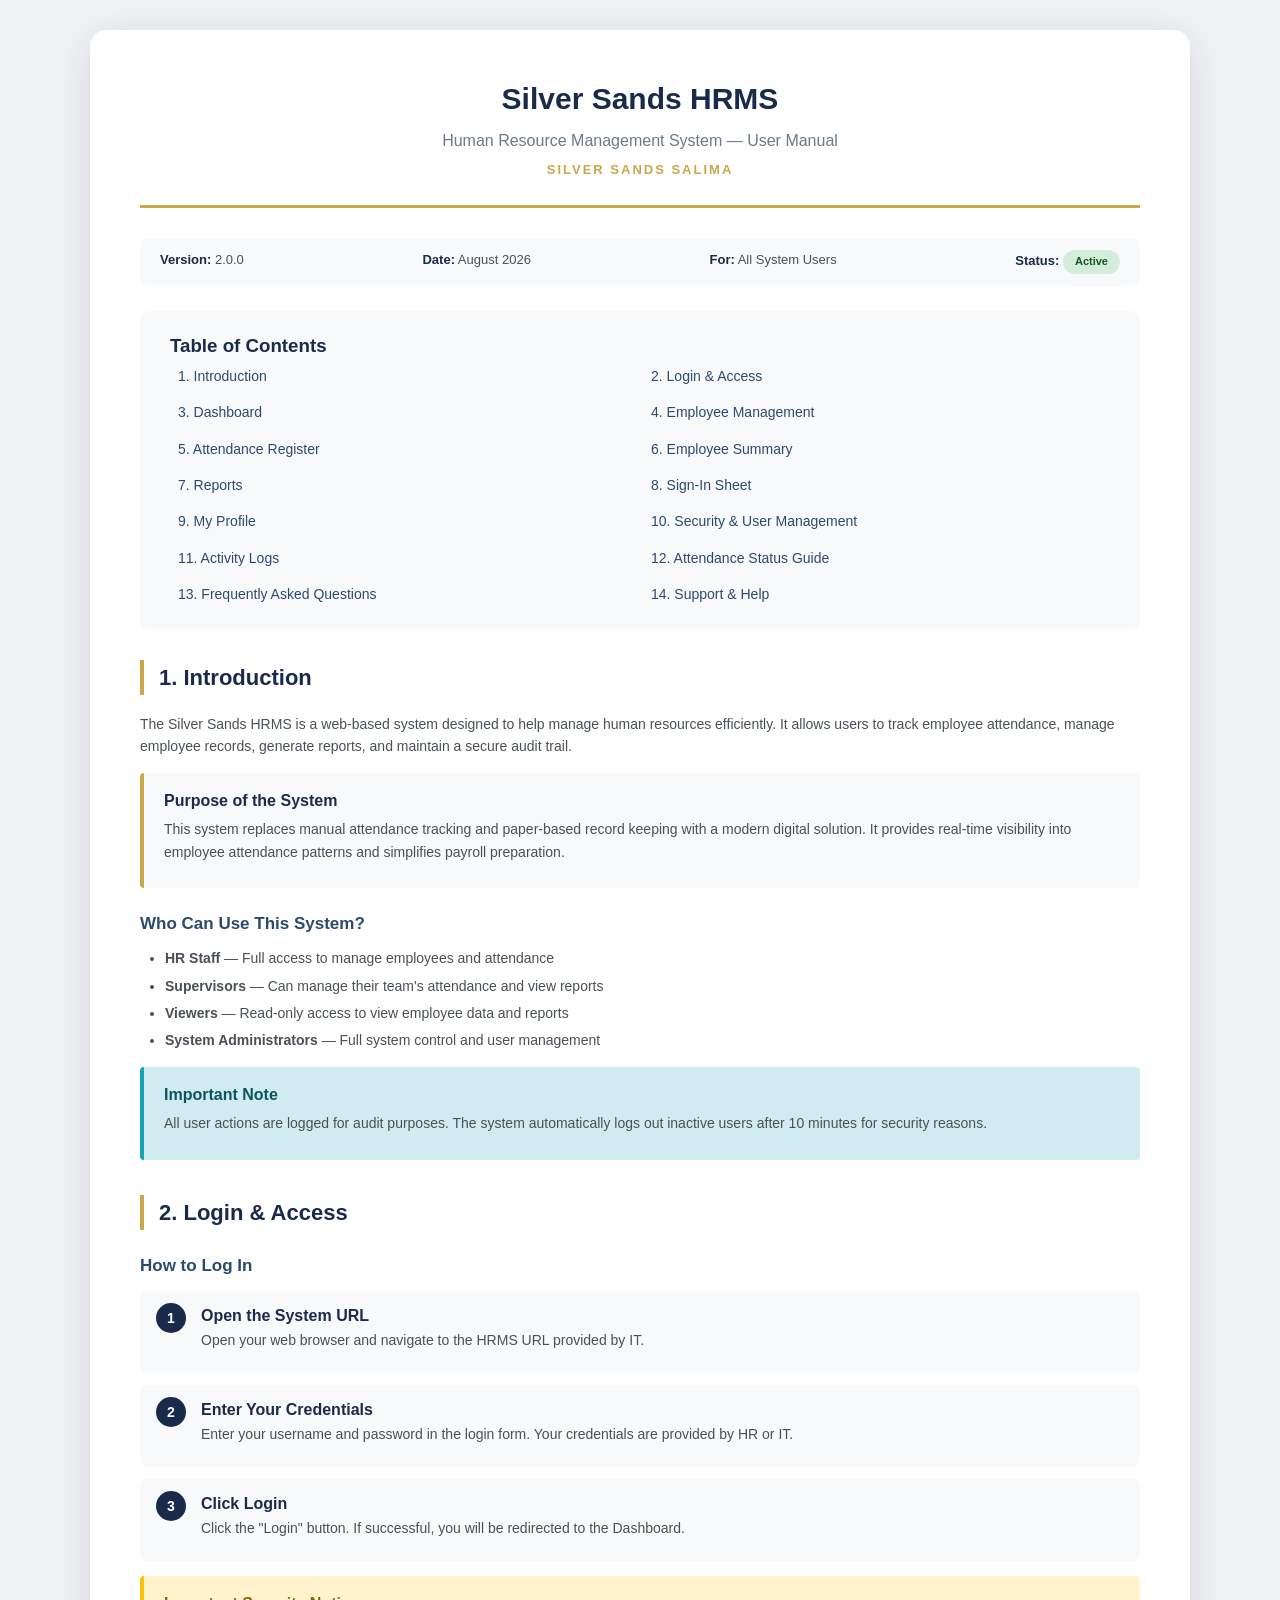
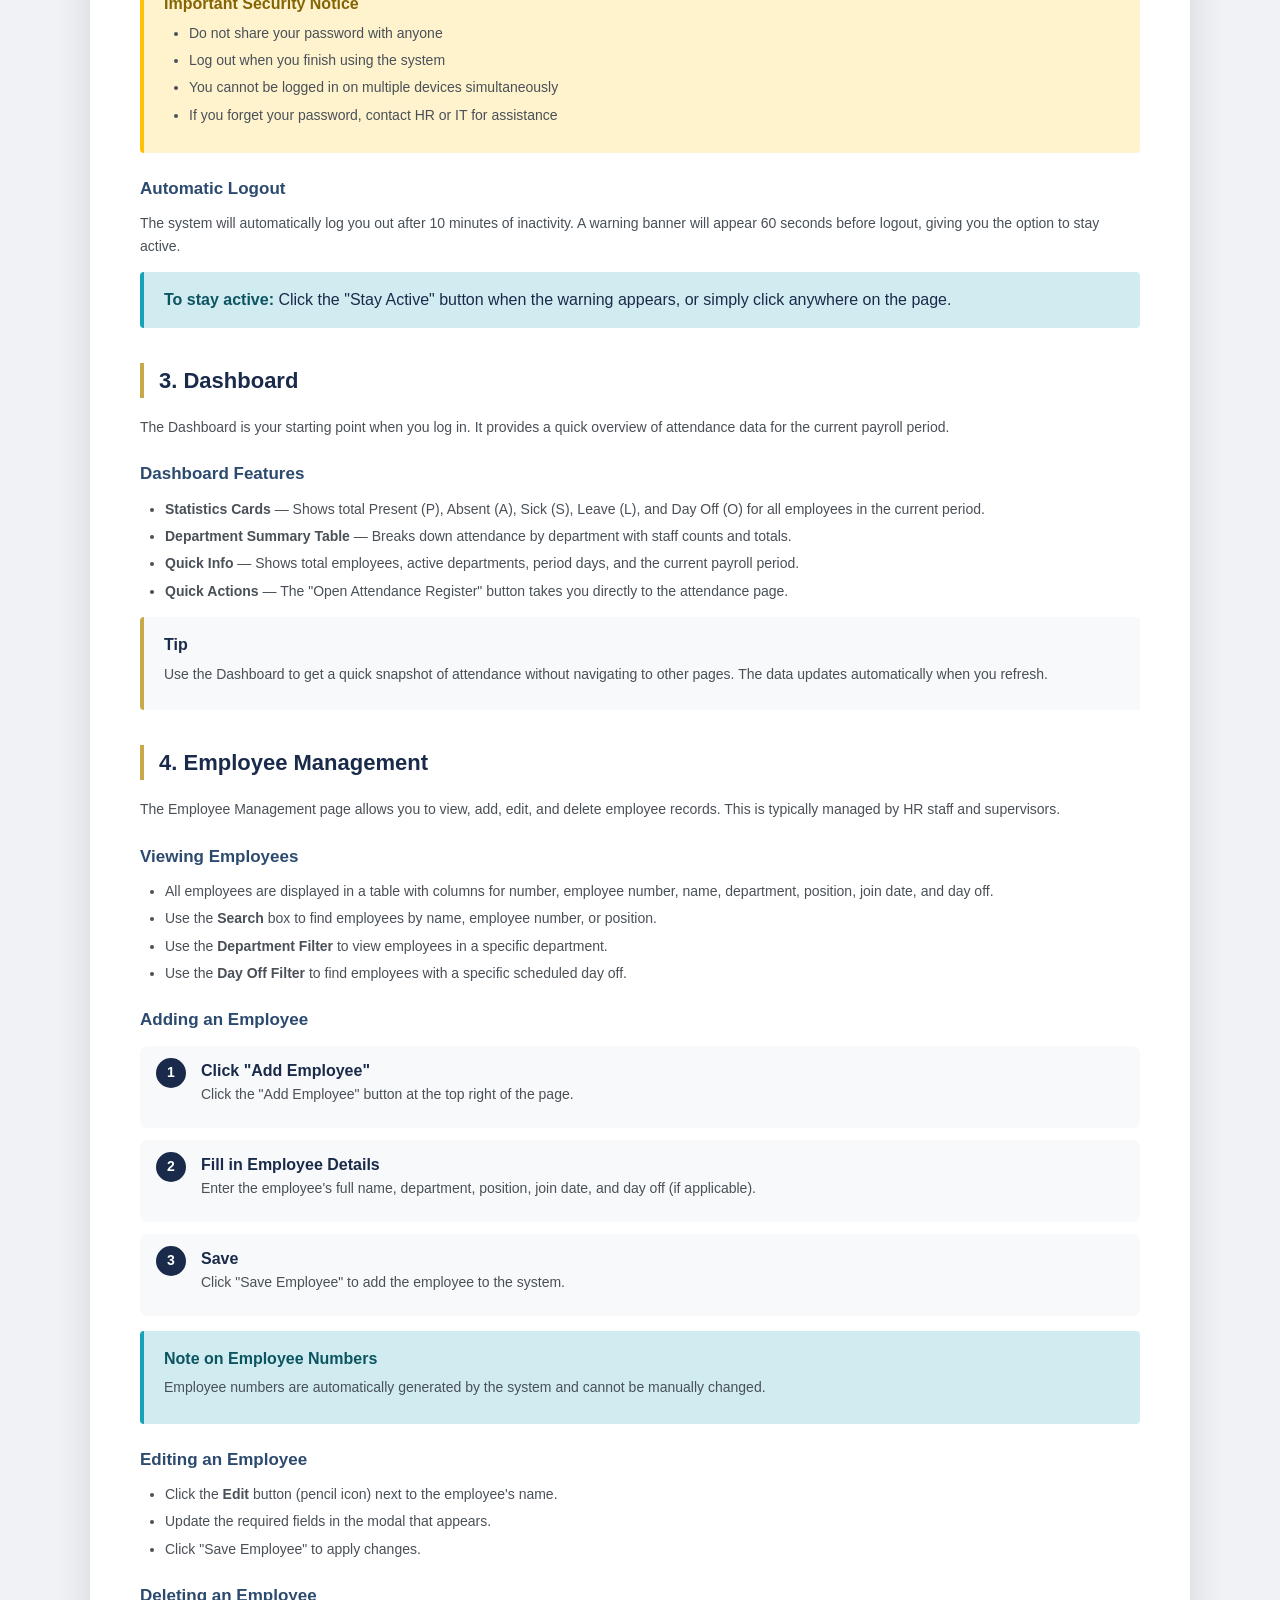
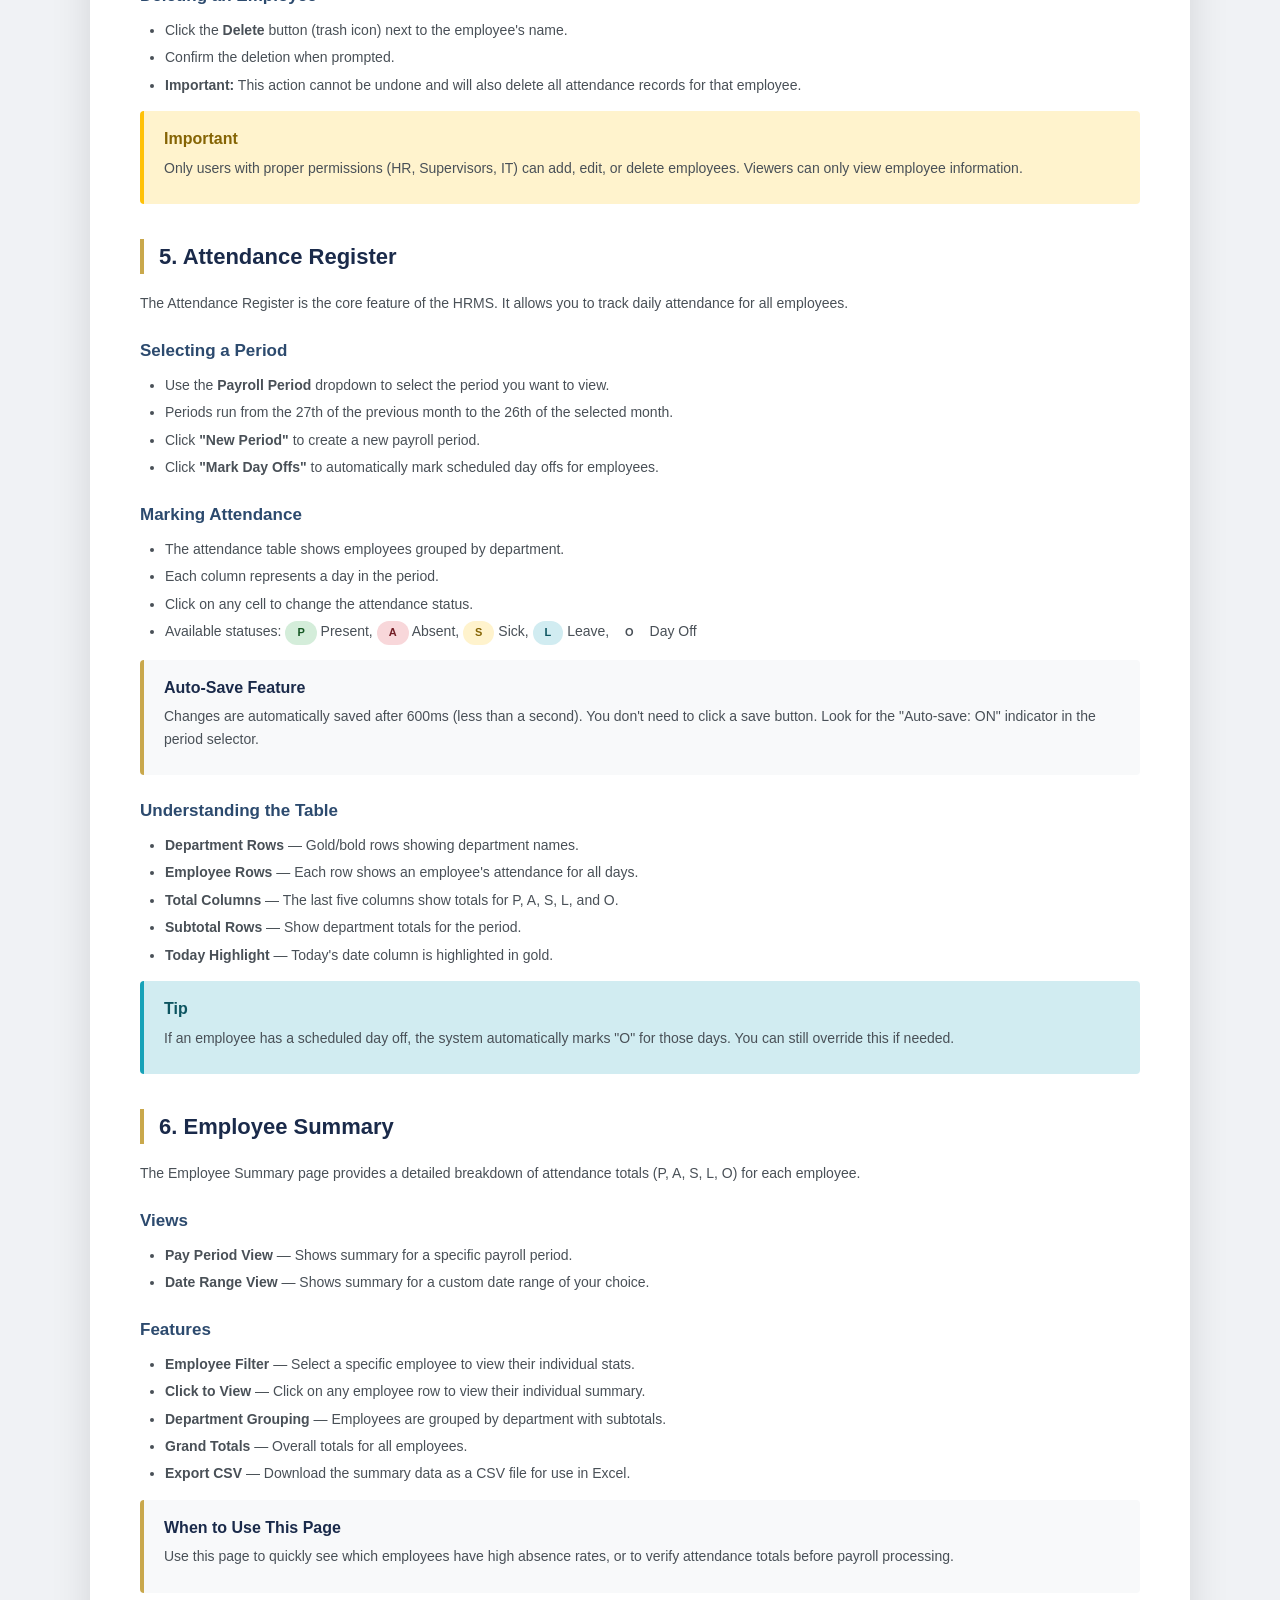
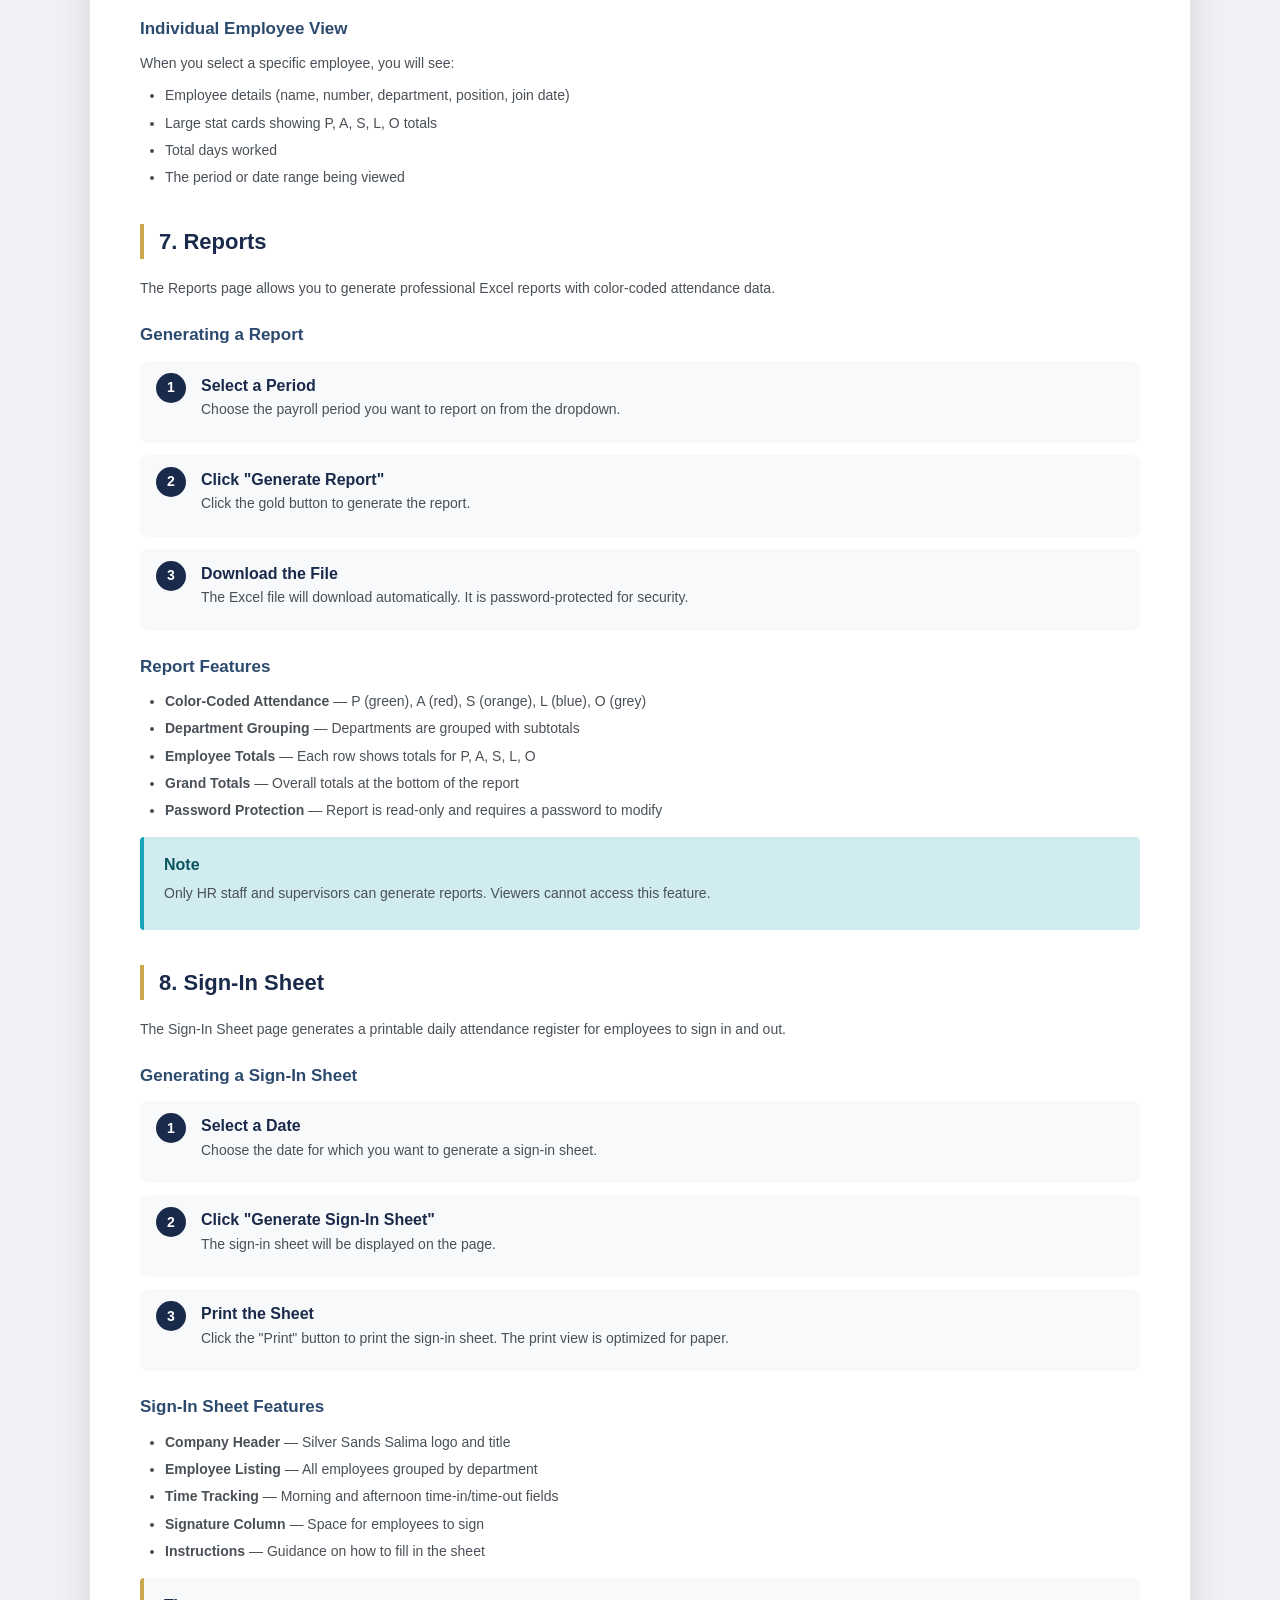
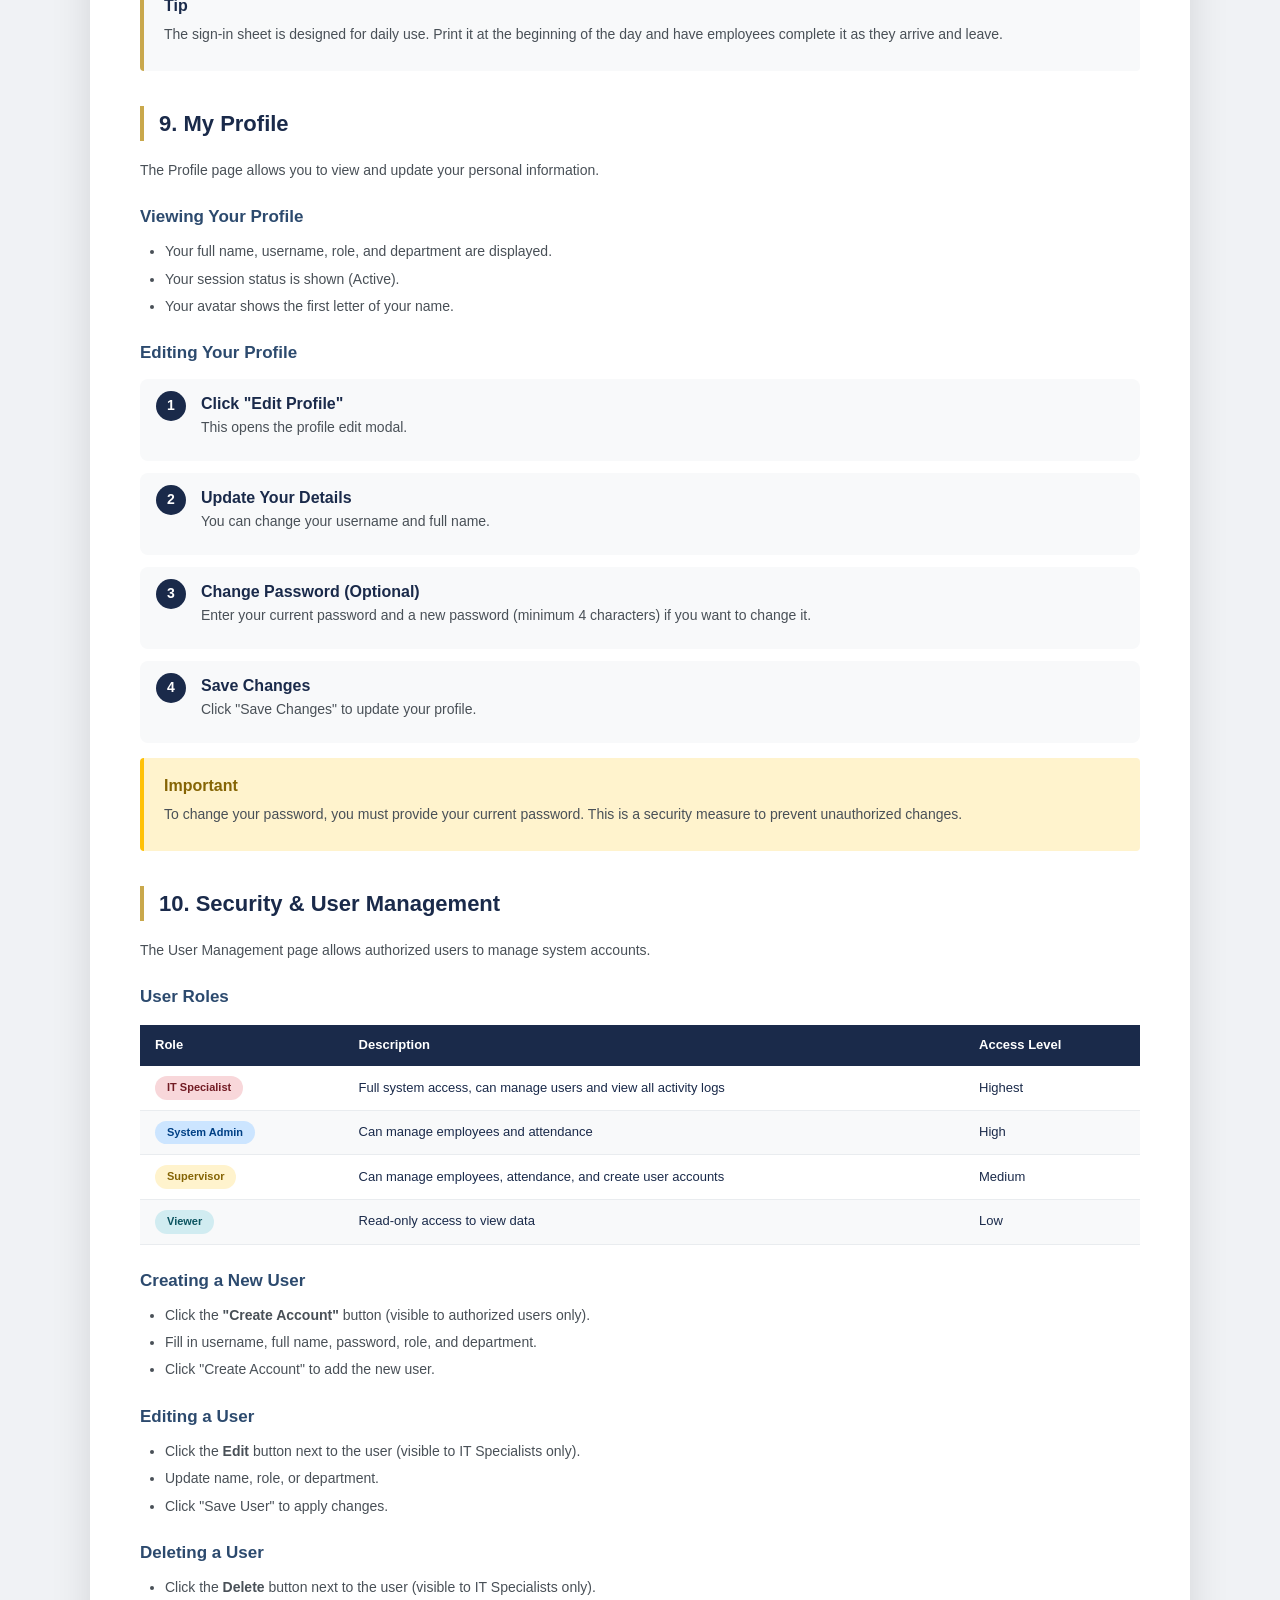
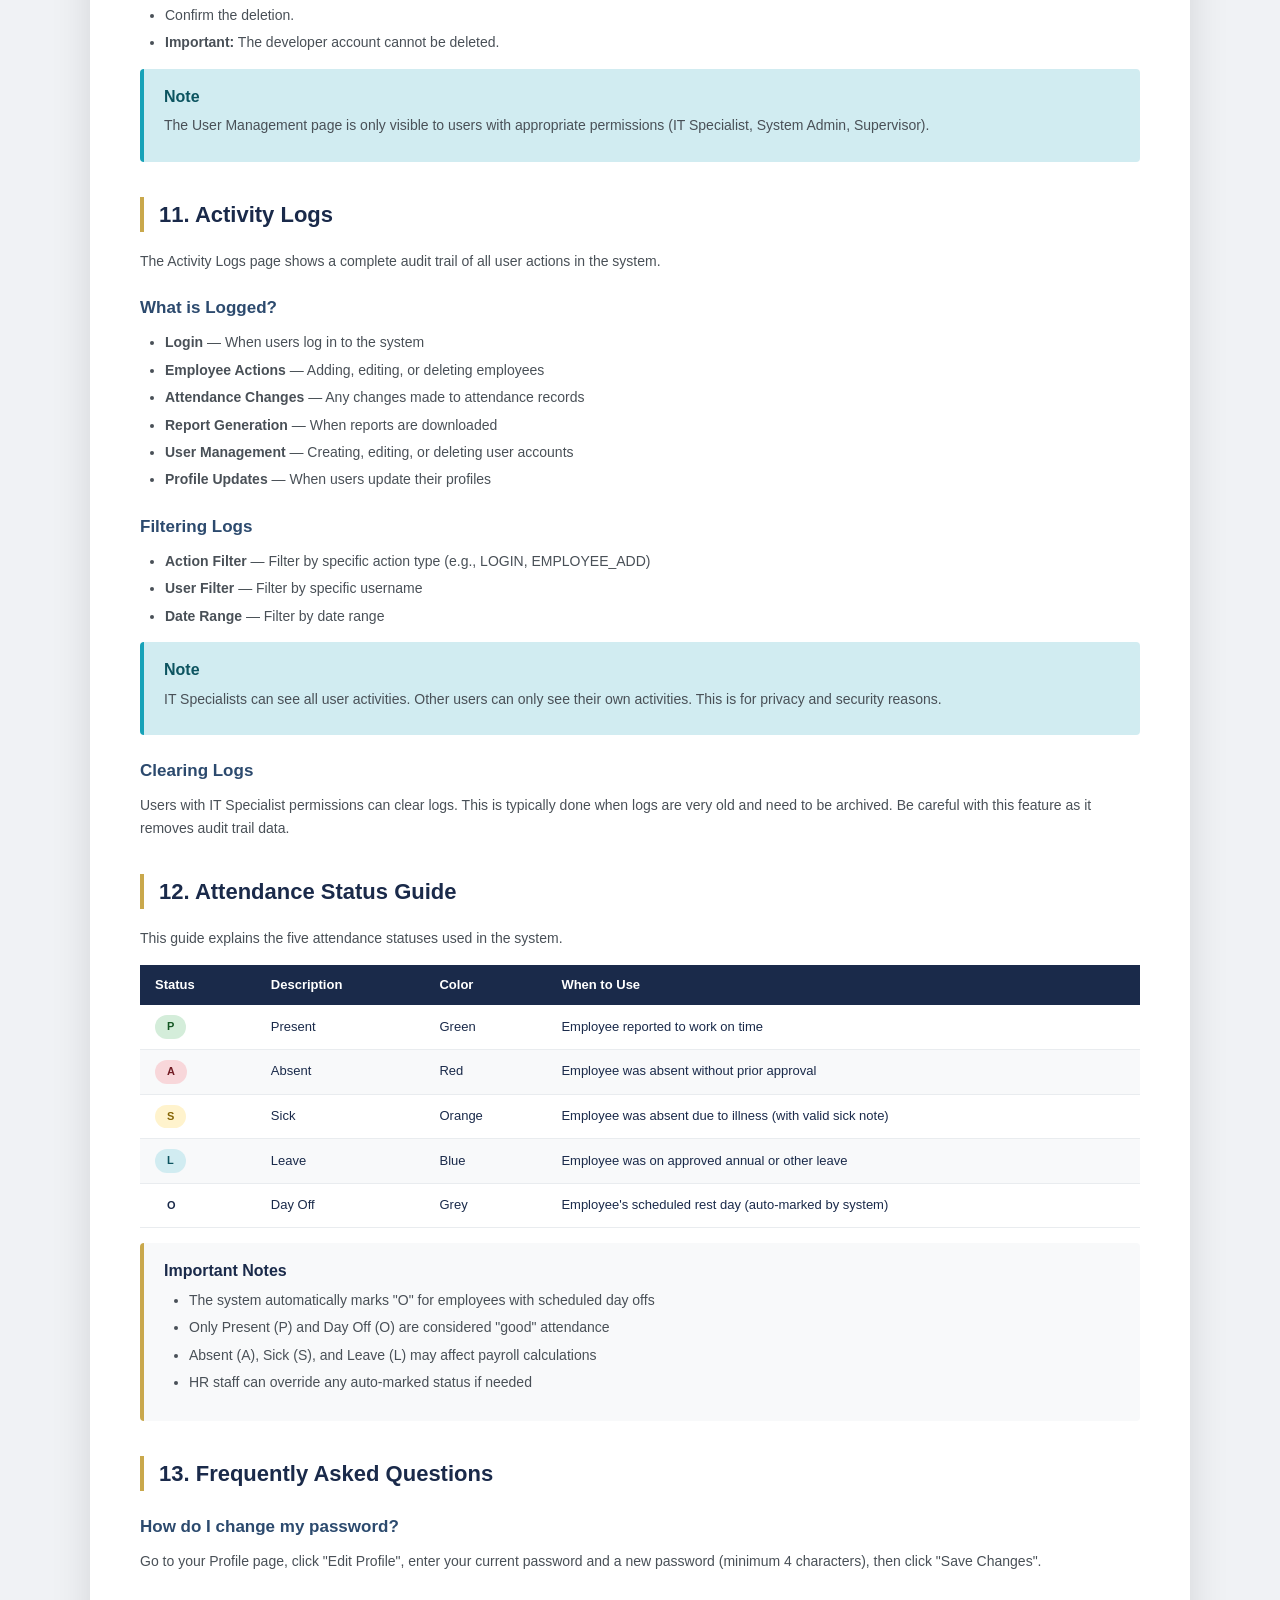
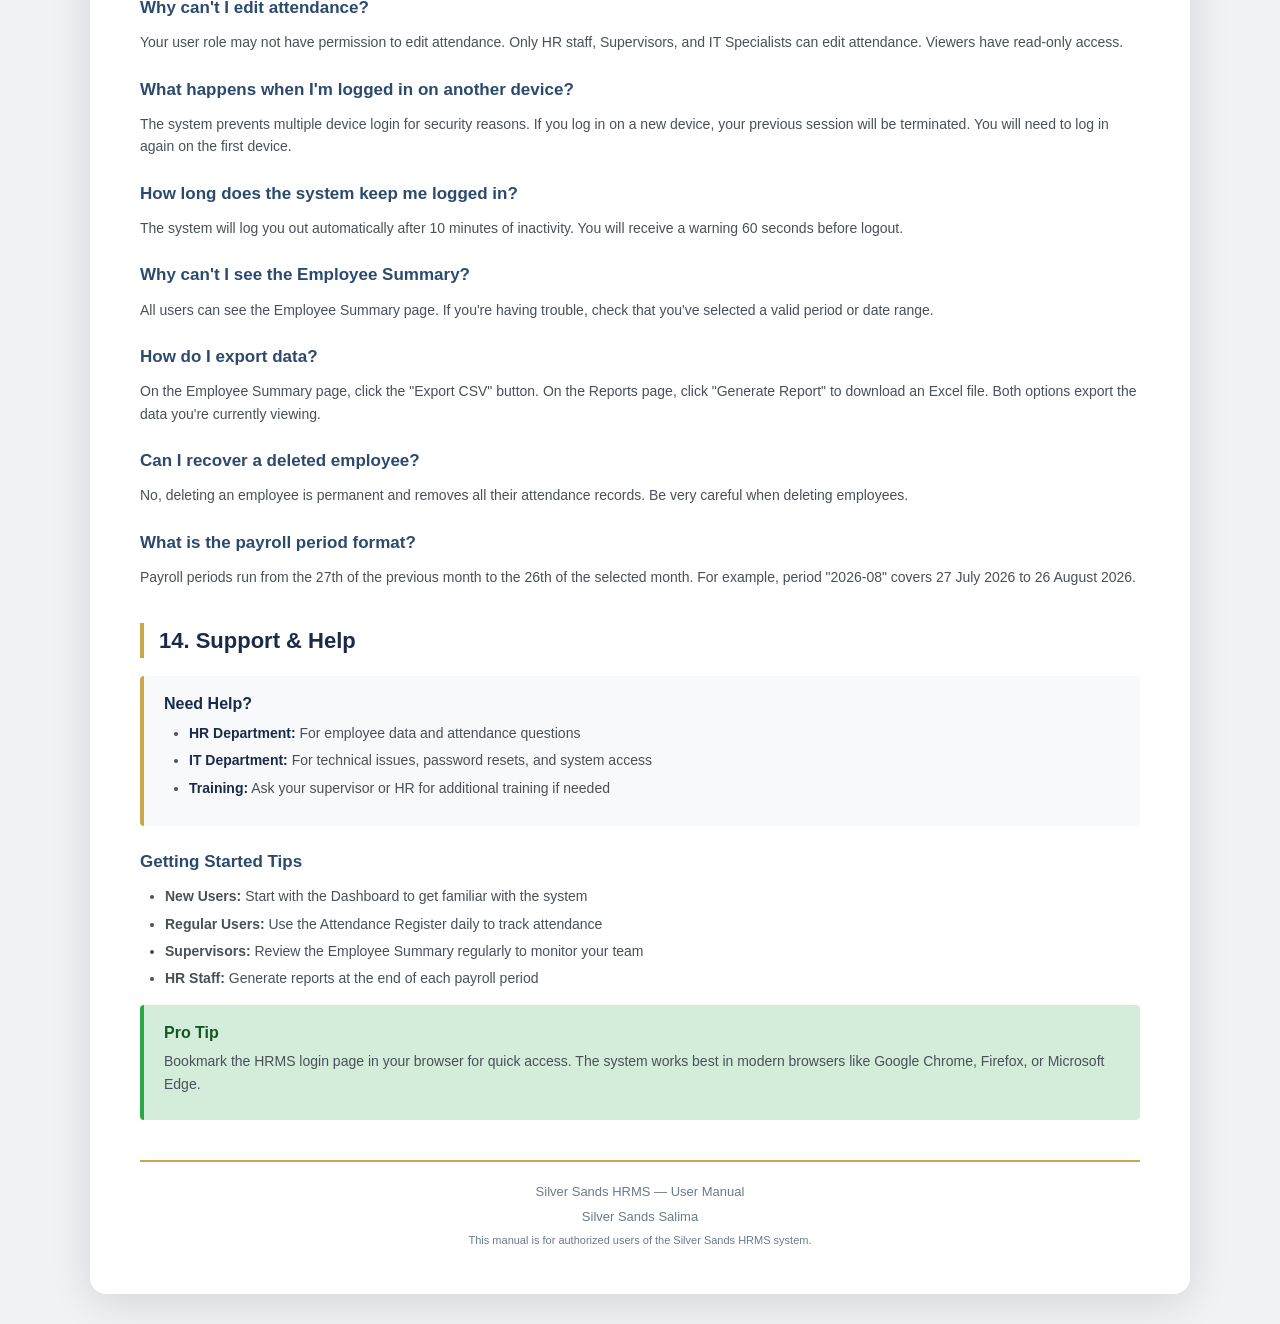
<file: public/activity-logs.html>
<!DOCTYPE html>
<html lang="en">
<head>
    <meta charset="UTF-8">
    <meta name="viewport" content="width=device-width, initial-scale=1.0">
    <title>Silver Sands HRMS - User Manual</title>
    <style>
        * {
            margin: 0;
            padding: 0;
            box-sizing: border-box;
        }
        
        body {
            font-family: 'Segoe UI', Tahoma, Geneva, Verdana, sans-serif;
            background: #f0f2f5;
            padding: 30px;
            color: #1a2a4a;
            line-height: 1.6;
        }
        
        .manual-container {
            max-width: 1100px;
            margin: 0 auto;
            background: white;
            border-radius: 16px;
            box-shadow: 0 8px 40px rgba(0,0,0,0.12);
            padding: 45px 50px;
        }
        
        .manual-header {
            text-align: center;
            border-bottom: 3px solid #c9a84c;
            padding-bottom: 25px;
            margin-bottom: 30px;
        }
        
        .manual-header h1 {
            font-size: 30px;
            color: #1a2a4a;
            margin-bottom: 5px;
        }
        
        .manual-header .subtitle {
            font-size: 16px;
            color: #6a7a8a;
        }
        
        .manual-header .company {
            font-size: 13px;
            color: #c9a84c;
            font-weight: 600;
            letter-spacing: 2px;
            text-transform: uppercase;
            margin-top: 6px;
        }
        
        .manual-meta {
            display: flex;
            justify-content: space-between;
            background: #f8f9fa;
            padding: 12px 20px;
            border-radius: 8px;
            margin-bottom: 25px;
            flex-wrap: wrap;
            gap: 8px;
        }
        
        .manual-meta .meta-item {
            font-size: 13px;
            color: #495057;
        }
        
        .manual-meta .meta-item strong {
            color: #1a2a4a;
        }
        
        .section {
            margin-bottom: 35px;
        }
        
        .section h2 {
            font-size: 22px;
            color: #1a2a4a;
            border-left: 4px solid #c9a84c;
            padding-left: 15px;
            margin-bottom: 18px;
        }
        
        .section h3 {
            font-size: 17px;
            color: #2c4a6e;
            margin-top: 22px;
            margin-bottom: 10px;
        }
        
        .section h4 {
            font-size: 14px;
            color: #495057;
            margin-top: 15px;
            margin-bottom: 6px;
        }
        
        .section p {
            font-size: 14px;
            color: #495057;
            margin-bottom: 10px;
        }
        
        .section ul, .section ol {
            padding-left: 25px;
            margin-bottom: 12px;
        }
        
        .section ul li, .section ol li {
            font-size: 14px;
            color: #495057;
            margin-bottom: 5px;
        }
        
        .highlight-box {
            background: #f8f9fa;
            border-left: 4px solid #c9a84c;
            padding: 15px 20px;
            border-radius: 4px;
            margin: 15px 0;
        }
        
        .highlight-box strong {
            color: #1a2a4a;
        }
        
        .warning-box {
            background: #fff3cd;
            border-left: 4px solid #ffc107;
            padding: 15px 20px;
            border-radius: 4px;
            margin: 15px 0;
        }
        
        .warning-box strong {
            color: #856404;
        }
        
        .info-box {
            background: #d1ecf1;
            border-left: 4px solid #17a2b8;
            padding: 15px 20px;
            border-radius: 4px;
            margin: 15px 0;
        }
        
        .info-box strong {
            color: #0c5460;
        }
        
        .success-box {
            background: #d4edda;
            border-left: 4px solid #28a745;
            padding: 15px 20px;
            border-radius: 4px;
            margin: 15px 0;
        }
        
        .success-box strong {
            color: #155724;
        }
        
        table {
            width: 100%;
            border-collapse: collapse;
            font-size: 13px;
            margin: 15px 0;
        }
        
        table thead th {
            background: #1a2a4a;
            color: white;
            padding: 10px 15px;
            text-align: left;
            font-weight: 600;
        }
        
        table tbody td {
            padding: 10px 15px;
            border-bottom: 1px solid #e9ecef;
        }
        
        table tbody tr:nth-child(even) {
            background: #f8f9fa;
        }
        
        .badge {
            display: inline-block;
            padding: 3px 12px;
            border-radius: 20px;
            font-size: 11px;
            font-weight: 600;
        }
        
        .badge-success { background: #d4edda; color: #155724; }
        .badge-danger { background: #f8d7da; color: #721c24; }
        .badge-warning { background: #fff3cd; color: #856404; }
        .badge-info { background: #d1ecf1; color: #0c5460; }
        .badge-primary { background: #cce5ff; color: #004085; }
        .badge-gold { background: #f5edda; color: #1a2a4a; }
        
        .step {
            display: flex;
            gap: 15px;
            margin: 12px 0;
            padding: 12px 16px;
            background: #f8f9fa;
            border-radius: 8px;
            align-items: flex-start;
        }
        
        .step-number {
            background: #1a2a4a;
            color: white;
            width: 30px;
            height: 30px;
            border-radius: 50%;
            display: flex;
            align-items: center;
            justify-content: center;
            font-weight: 700;
            font-size: 14px;
            flex-shrink: 0;
        }
        
        .step-content {
            flex: 1;
        }
        
        .step-content strong {
            color: #1a2a4a;
        }
        
        .icon-list {
            list-style: none;
            padding: 0;
        }
        
        .icon-list li {
            padding: 8px 0;
            border-bottom: 1px solid #f0f0f0;
            display: flex;
            align-items: flex-start;
            gap: 10px;
        }
        
        .icon-list li:last-child {
            border-bottom: none;
        }
        
        .icon-list .icon {
            width: 24px;
            color: #c9a84c;
            font-weight: 700;
            flex-shrink: 0;
        }
        
        .toc {
            background: #f8f9fa;
            padding: 20px 30px;
            border-radius: 10px;
            margin-bottom: 30px;
        }
        
        .toc h3 {
            margin-top: 0;
            color: #1a2a4a;
        }
        
        .toc ul {
            list-style: none;
            padding: 0;
            display: grid;
            grid-template-columns: 1fr 1fr;
            gap: 6px;
        }
        
        .toc ul li a {
            color: #2c4a6e;
            text-decoration: none;
            font-size: 14px;
            padding: 4px 8px;
            display: block;
            border-radius: 4px;
            transition: background 0.2s;
        }
        
        .toc ul li a:hover {
            background: #e9ecef;
        }
        
        .keyboard-shortcut {
            background: #f0f0f0;
            padding: 2px 10px;
            border-radius: 4px;
            font-family: monospace;
            font-size: 12px;
            border: 1px solid #ddd;
        }
        
        .status-dot {
            display: inline-block;
            width: 12px;
            height: 12px;
            border-radius: 50%;
            margin-right: 5px;
        }
        
        .status-dot.green { background: #28a745; }
        .status-dot.red { background: #dc3545; }
        .status-dot.orange { background: #ff9800; }
        .status-dot.blue { background: #17a2b8; }
        .status-dot.grey { background: #9e9e9e; }
        
        @media print {
            body { background: white; padding: 15px; }
            .manual-container { box-shadow: none; padding: 20px; }
        }
        
        @media (max-width: 768px) {
            body { padding: 15px; }
            .manual-container { padding: 20px; }
            .toc ul { grid-template-columns: 1fr; }
            .manual-meta { flex-direction: column; }
            .step { flex-direction: column; }
        }
    </style>
</head>
<body>
    <div class="manual-container">
        
        <!-- HEADER -->
        <div class="manual-header">
            <h1>Silver Sands HRMS</h1>
            <div class="subtitle">Human Resource Management System — User Manual</div>
            <div class="company">Silver Sands Salima</div>
        </div>
        
        <!-- META INFO -->
        <div class="manual-meta">
            <div class="meta-item"><strong>Version:</strong> 2.0.0</div>
            <div class="meta-item"><strong>Date:</strong> August 2026</div>
            <div class="meta-item"><strong>For:</strong> All System Users</div>
            <div class="meta-item"><strong>Status:</strong> <span class="badge badge-success">Active</span></div>
        </div>
        
        <!-- TABLE OF CONTENTS -->
        <div class="toc">
            <h3>Table of Contents</h3>
            <ul>
                <li><a href="#section-intro">1. Introduction</a></li>
                <li><a href="#section-login">2. Login &amp; Access</a></li>
                <li><a href="#section-dashboard">3. Dashboard</a></li>
                <li><a href="#section-employees">4. Employee Management</a></li>
                <li><a href="#section-attendance">5. Attendance Register</a></li>
                <li><a href="#section-summary">6. Employee Summary</a></li>
                <li><a href="#section-reports">7. Reports</a></li>
                <li><a href="#section-signin">8. Sign-In Sheet</a></li>
                <li><a href="#section-profile">9. My Profile</a></li>
                <li><a href="#section-security">10. Security &amp; User Management</a></li>
                <li><a href="#section-activity">11. Activity Logs</a></li>
                <li><a href="#section-status">12. Attendance Status Guide</a></li>
                <li><a href="#section-faq">13. Frequently Asked Questions</a></li>
                <li><a href="#section-support">14. Support &amp; Help</a></li>
            </ul>
        </div>
        
        <!-- SECTION 1: INTRODUCTION -->
        <div class="section" id="section-intro">
            <h2>1. Introduction</h2>
            
            <p>The Silver Sands HRMS is a web-based system designed to help manage human resources efficiently. It allows users to track employee attendance, manage employee records, generate reports, and maintain a secure audit trail.</p>
            
            <div class="highlight-box">
                <strong>Purpose of the System</strong>
                <p style="margin-top:5px;">This system replaces manual attendance tracking and paper-based record keeping with a modern digital solution. It provides real-time visibility into employee attendance patterns and simplifies payroll preparation.</p>
            </div>
            
            <h3>Who Can Use This System?</h3>
            <ul>
                <li><strong>HR Staff</strong> — Full access to manage employees and attendance</li>
                <li><strong>Supervisors</strong> — Can manage their team's attendance and view reports</li>
                <li><strong>Viewers</strong> — Read-only access to view employee data and reports</li>
                <li><strong>System Administrators</strong> — Full system control and user management</li>
            </ul>
            
            <div class="info-box">
                <strong>Important Note</strong>
                <p style="margin-top:5px;">All user actions are logged for audit purposes. The system automatically logs out inactive users after 10 minutes for security reasons.</p>
            </div>
        </div>
        
        <!-- SECTION 2: LOGIN -->
        <div class="section" id="section-login">
            <h2>2. Login &amp; Access</h2>
            
            <h3>How to Log In</h3>
            <div class="step">
                <div class="step-number">1</div>
                <div class="step-content">
                    <strong>Open the System URL</strong>
                    <p>Open your web browser and navigate to the HRMS URL provided by IT.</p>
                </div>
            </div>
            <div class="step">
                <div class="step-number">2</div>
                <div class="step-content">
                    <strong>Enter Your Credentials</strong>
                    <p>Enter your username and password in the login form. Your credentials are provided by HR or IT.</p>
                </div>
            </div>
            <div class="step">
                <div class="step-number">3</div>
                <div class="step-content">
                    <strong>Click Login</strong>
                    <p>Click the "Login" button. If successful, you will be redirected to the Dashboard.</p>
                </div>
            </div>
            
            <div class="warning-box">
                <strong>Important Security Notice</strong>
                <ul style="margin-top:5px;">
                    <li>Do not share your password with anyone</li>
                    <li>Log out when you finish using the system</li>
                    <li>You cannot be logged in on multiple devices simultaneously</li>
                    <li>If you forget your password, contact HR or IT for assistance</li>
                </ul>
            </div>
            
            <h3>Automatic Logout</h3>
            <p>The system will automatically log you out after 10 minutes of inactivity. A warning banner will appear 60 seconds before logout, giving you the option to stay active.</p>
            
            <div class="info-box">
                <strong>To stay active:</strong> Click the "Stay Active" button when the warning appears, or simply click anywhere on the page.
            </div>
        </div>
        
        <!-- SECTION 3: DASHBOARD -->
        <div class="section" id="section-dashboard">
            <h2>3. Dashboard</h2>
            
            <p>The Dashboard is your starting point when you log in. It provides a quick overview of attendance data for the current payroll period.</p>
            
            <h3>Dashboard Features</h3>
            <ul>
                <li><strong>Statistics Cards</strong> — Shows total Present (P), Absent (A), Sick (S), Leave (L), and Day Off (O) for all employees in the current period.</li>
                <li><strong>Department Summary Table</strong> — Breaks down attendance by department with staff counts and totals.</li>
                <li><strong>Quick Info</strong> — Shows total employees, active departments, period days, and the current payroll period.</li>
                <li><strong>Quick Actions</strong> — The "Open Attendance Register" button takes you directly to the attendance page.</li>
            </ul>
            
            <div class="highlight-box">
                <strong>Tip</strong>
                <p style="margin-top:5px;">Use the Dashboard to get a quick snapshot of attendance without navigating to other pages. The data updates automatically when you refresh.</p>
            </div>
        </div>
        
        <!-- SECTION 4: EMPLOYEE MANAGEMENT -->
        <div class="section" id="section-employees">
            <h2>4. Employee Management</h2>
            
            <p>The Employee Management page allows you to view, add, edit, and delete employee records. This is typically managed by HR staff and supervisors.</p>
            
            <h3>Viewing Employees</h3>
            <ul>
                <li>All employees are displayed in a table with columns for number, employee number, name, department, position, join date, and day off.</li>
                <li>Use the <strong>Search</strong> box to find employees by name, employee number, or position.</li>
                <li>Use the <strong>Department Filter</strong> to view employees in a specific department.</li>
                <li>Use the <strong>Day Off Filter</strong> to find employees with a specific scheduled day off.</li>
            </ul>
            
            <h3>Adding an Employee</h3>
            <div class="step">
                <div class="step-number">1</div>
                <div class="step-content">
                    <strong>Click "Add Employee"</strong>
                    <p>Click the "Add Employee" button at the top right of the page.</p>
                </div>
            </div>
            <div class="step">
                <div class="step-number">2</div>
                <div class="step-content">
                    <strong>Fill in Employee Details</strong>
                    <p>Enter the employee's full name, department, position, join date, and day off (if applicable).</p>
                </div>
            </div>
            <div class="step">
                <div class="step-number">3</div>
                <div class="step-content">
                    <strong>Save</strong>
                    <p>Click "Save Employee" to add the employee to the system.</p>
                </div>
            </div>
            
            <div class="info-box">
                <strong>Note on Employee Numbers</strong>
                <p style="margin-top:5px;">Employee numbers are automatically generated by the system and cannot be manually changed.</p>
            </div>
            
            <h3>Editing an Employee</h3>
            <ul>
                <li>Click the <strong>Edit</strong> button (pencil icon) next to the employee's name.</li>
                <li>Update the required fields in the modal that appears.</li>
                <li>Click "Save Employee" to apply changes.</li>
            </ul>
            
            <h3>Deleting an Employee</h3>
            <ul>
                <li>Click the <strong>Delete</strong> button (trash icon) next to the employee's name.</li>
                <li>Confirm the deletion when prompted.</li>
                <li><strong>Important:</strong> This action cannot be undone and will also delete all attendance records for that employee.</li>
            </ul>
            
            <div class="warning-box">
                <strong>Important</strong>
                <p style="margin-top:5px;">Only users with proper permissions (HR, Supervisors, IT) can add, edit, or delete employees. Viewers can only view employee information.</p>
            </div>
        </div>
        
        <!-- SECTION 5: ATTENDANCE REGISTER -->
        <div class="section" id="section-attendance">
            <h2>5. Attendance Register</h2>
            
            <p>The Attendance Register is the core feature of the HRMS. It allows you to track daily attendance for all employees.</p>
            
            <h3>Selecting a Period</h3>
            <ul>
                <li>Use the <strong>Payroll Period</strong> dropdown to select the period you want to view.</li>
                <li>Periods run from the 27th of the previous month to the 26th of the selected month.</li>
                <li>Click <strong>"New Period"</strong> to create a new payroll period.</li>
                <li>Click <strong>"Mark Day Offs"</strong> to automatically mark scheduled day offs for employees.</li>
            </ul>
            
            <h3>Marking Attendance</h3>
            <ul>
                <li>The attendance table shows employees grouped by department.</li>
                <li>Each column represents a day in the period.</li>
                <li>Click on any cell to change the attendance status.</li>
                <li>Available statuses: <span class="badge badge-success">P</span> Present, <span class="badge badge-danger">A</span> Absent, <span class="badge badge-warning">S</span> Sick, <span class="badge badge-info">L</span> Leave, <span class="badge badge-secondary">O</span> Day Off</li>
            </ul>
            
            <div class="highlight-box">
                <strong>Auto-Save Feature</strong>
                <p style="margin-top:5px;">Changes are automatically saved after 600ms (less than a second). You don't need to click a save button. Look for the "Auto-save: ON" indicator in the period selector.</p>
            </div>
            
            <h3>Understanding the Table</h3>
            <ul>
                <li><strong>Department Rows</strong> — Gold/bold rows showing department names.</li>
                <li><strong>Employee Rows</strong> — Each row shows an employee's attendance for all days.</li>
                <li><strong>Total Columns</strong> — The last five columns show totals for P, A, S, L, and O.</li>
                <li><strong>Subtotal Rows</strong> — Show department totals for the period.</li>
                <li><strong>Today Highlight</strong> — Today's date column is highlighted in gold.</li>
            </ul>
            
            <div class="info-box">
                <strong>Tip</strong>
                <p style="margin-top:5px;">If an employee has a scheduled day off, the system automatically marks "O" for those days. You can still override this if needed.</p>
            </div>
        </div>
        
        <!-- SECTION 6: EMPLOYEE SUMMARY -->
        <div class="section" id="section-summary">
            <h2>6. Employee Summary</h2>
            
            <p>The Employee Summary page provides a detailed breakdown of attendance totals (P, A, S, L, O) for each employee.</p>
            
            <h3>Views</h3>
            <ul>
                <li><strong>Pay Period View</strong> — Shows summary for a specific payroll period.</li>
                <li><strong>Date Range View</strong> — Shows summary for a custom date range of your choice.</li>
            </ul>
            
            <h3>Features</h3>
            <ul>
                <li><strong>Employee Filter</strong> — Select a specific employee to view their individual stats.</li>
                <li><strong>Click to View</strong> — Click on any employee row to view their individual summary.</li>
                <li><strong>Department Grouping</strong> — Employees are grouped by department with subtotals.</li>
                <li><strong>Grand Totals</strong> — Overall totals for all employees.</li>
                <li><strong>Export CSV</strong> — Download the summary data as a CSV file for use in Excel.</li>
            </ul>
            
            <div class="highlight-box">
                <strong>When to Use This Page</strong>
                <p style="margin-top:5px;">Use this page to quickly see which employees have high absence rates, or to verify attendance totals before payroll processing.</p>
            </div>
            
            <h3>Individual Employee View</h3>
            <p>When you select a specific employee, you will see:</p>
            <ul>
                <li>Employee details (name, number, department, position, join date)</li>
                <li>Large stat cards showing P, A, S, L, O totals</li>
                <li>Total days worked</li>
                <li>The period or date range being viewed</li>
            </ul>
        </div>
        
        <!-- SECTION 7: REPORTS -->
        <div class="section" id="section-reports">
            <h2>7. Reports</h2>
            
            <p>The Reports page allows you to generate professional Excel reports with color-coded attendance data.</p>
            
            <h3>Generating a Report</h3>
            <div class="step">
                <div class="step-number">1</div>
                <div class="step-content">
                    <strong>Select a Period</strong>
                    <p>Choose the payroll period you want to report on from the dropdown.</p>
                </div>
            </div>
            <div class="step">
                <div class="step-number">2</div>
                <div class="step-content">
                    <strong>Click "Generate Report"</strong>
                    <p>Click the gold button to generate the report.</p>
                </div>
            </div>
            <div class="step">
                <div class="step-number">3</div>
                <div class="step-content">
                    <strong>Download the File</strong>
                    <p>The Excel file will download automatically. It is password-protected for security.</p>
                </div>
            </div>
            
            <h3>Report Features</h3>
            <ul>
                <li><strong>Color-Coded Attendance</strong> — P (green), A (red), S (orange), L (blue), O (grey)</li>
                <li><strong>Department Grouping</strong> — Departments are grouped with subtotals</li>
                <li><strong>Employee Totals</strong> — Each row shows totals for P, A, S, L, O</li>
                <li><strong>Grand Totals</strong> — Overall totals at the bottom of the report</li>
                <li><strong>Password Protection</strong> — Report is read-only and requires a password to modify</li>
            </ul>
            
            <div class="info-box">
                <strong>Note</strong>
                <p style="margin-top:5px;">Only HR staff and supervisors can generate reports. Viewers cannot access this feature.</p>
            </div>
        </div>
        
        <!-- SECTION 8: SIGN-IN SHEET -->
        <div class="section" id="section-signin">
            <h2>8. Sign-In Sheet</h2>
            
            <p>The Sign-In Sheet page generates a printable daily attendance register for employees to sign in and out.</p>
            
            <h3>Generating a Sign-In Sheet</h3>
            <div class="step">
                <div class="step-number">1</div>
                <div class="step-content">
                    <strong>Select a Date</strong>
                    <p>Choose the date for which you want to generate a sign-in sheet.</p>
                </div>
            </div>
            <div class="step">
                <div class="step-number">2</div>
                <div class="step-content">
                    <strong>Click "Generate Sign-In Sheet"</strong>
                    <p>The sign-in sheet will be displayed on the page.</p>
                </div>
            </div>
            <div class="step">
                <div class="step-number">3</div>
                <div class="step-content">
                    <strong>Print the Sheet</strong>
                    <p>Click the "Print" button to print the sign-in sheet. The print view is optimized for paper.</p>
                </div>
            </div>
            
            <h3>Sign-In Sheet Features</h3>
            <ul>
                <li><strong>Company Header</strong> — Silver Sands Salima logo and title</li>
                <li><strong>Employee Listing</strong> — All employees grouped by department</li>
                <li><strong>Time Tracking</strong> — Morning and afternoon time-in/time-out fields</li>
                <li><strong>Signature Column</strong> — Space for employees to sign</li>
                <li><strong>Instructions</strong> — Guidance on how to fill in the sheet</li>
            </ul>
            
            <div class="highlight-box">
                <strong>Tip</strong>
                <p style="margin-top:5px;">The sign-in sheet is designed for daily use. Print it at the beginning of the day and have employees complete it as they arrive and leave.</p>
            </div>
        </div>
        
        <!-- SECTION 9: PROFILE -->
        <div class="section" id="section-profile">
            <h2>9. My Profile</h2>
            
            <p>The Profile page allows you to view and update your personal information.</p>
            
            <h3>Viewing Your Profile</h3>
            <ul>
                <li>Your full name, username, role, and department are displayed.</li>
                <li>Your session status is shown (Active).</li>
                <li>Your avatar shows the first letter of your name.</li>
            </ul>
            
            <h3>Editing Your Profile</h3>
            <div class="step">
                <div class="step-number">1</div>
                <div class="step-content">
                    <strong>Click "Edit Profile"</strong>
                    <p>This opens the profile edit modal.</p>
                </div>
            </div>
            <div class="step">
                <div class="step-number">2</div>
                <div class="step-content">
                    <strong>Update Your Details</strong>
                    <p>You can change your username and full name.</p>
                </div>
            </div>
            <div class="step">
                <div class="step-number">3</div>
                <div class="step-content">
                    <strong>Change Password (Optional)</strong>
                    <p>Enter your current password and a new password (minimum 4 characters) if you want to change it.</p>
                </div>
            </div>
            <div class="step">
                <div class="step-number">4</div>
                <div class="step-content">
                    <strong>Save Changes</strong>
                    <p>Click "Save Changes" to update your profile.</p>
                </div>
            </div>
            
            <div class="warning-box">
                <strong>Important</strong>
                <p style="margin-top:5px;">To change your password, you must provide your current password. This is a security measure to prevent unauthorized changes.</p>
            </div>
        </div>
        
        <!-- SECTION 10: SECURITY & USER MANAGEMENT -->
        <div class="section" id="section-security">
            <h2>10. Security &amp; User Management</h2>
            
            <p>The User Management page allows authorized users to manage system accounts.</p>
            
            <h3>User Roles</h3>
            <table>
                <thead>
                    <tr>
                        <th>Role</th>
                        <th>Description</th>
                        <th>Access Level</th>
                    </tr>
                </thead>
                <tbody>
                    <tr>
                        <td><span class="badge badge-danger">IT Specialist</span></td>
                        <td>Full system access, can manage users and view all activity logs</td>
                        <td>Highest</td>
                    </tr>
                    <tr>
                        <td><span class="badge badge-primary">System Admin</span></td>
                        <td>Can manage employees and attendance</td>
                        <td>High</td>
                    </tr>
                    <tr>
                        <td><span class="badge badge-warning">Supervisor</span></td>
                        <td>Can manage employees, attendance, and create user accounts</td>
                        <td>Medium</td>
                    </tr>
                    <tr>
                        <td><span class="badge badge-info">Viewer</span></td>
                        <td>Read-only access to view data</td>
                        <td>Low</td>
                    </tr>
                </tbody>
            </table>
            
            <h3>Creating a New User</h3>
            <ul>
                <li>Click the <strong>"Create Account"</strong> button (visible to authorized users only).</li>
                <li>Fill in username, full name, password, role, and department.</li>
                <li>Click "Create Account" to add the new user.</li>
            </ul>
            
            <h3>Editing a User</h3>
            <ul>
                <li>Click the <strong>Edit</strong> button next to the user (visible to IT Specialists only).</li>
                <li>Update name, role, or department.</li>
                <li>Click "Save User" to apply changes.</li>
            </ul>
            
            <h3>Deleting a User</h3>
            <ul>
                <li>Click the <strong>Delete</strong> button next to the user (visible to IT Specialists only).</li>
                <li>Confirm the deletion.</li>
                <li><strong>Important:</strong> The developer account cannot be deleted.</li>
            </ul>
            
            <div class="info-box">
                <strong>Note</strong>
                <p style="margin-top:5px;">The User Management page is only visible to users with appropriate permissions (IT Specialist, System Admin, Supervisor).</p>
            </div>
        </div>
        
        <!-- SECTION 11: ACTIVITY LOGS -->
        <div class="section" id="section-activity">
            <h2>11. Activity Logs</h2>
            
            <p>The Activity Logs page shows a complete audit trail of all user actions in the system.</p>
            
            <h3>What is Logged?</h3>
            <ul>
                <li><strong>Login</strong> — When users log in to the system</li>
                <li><strong>Employee Actions</strong> — Adding, editing, or deleting employees</li>
                <li><strong>Attendance Changes</strong> — Any changes made to attendance records</li>
                <li><strong>Report Generation</strong> — When reports are downloaded</li>
                <li><strong>User Management</strong> — Creating, editing, or deleting user accounts</li>
                <li><strong>Profile Updates</strong> — When users update their profiles</li>
            </ul>
            
            <h3>Filtering Logs</h3>
            <ul>
                <li><strong>Action Filter</strong> — Filter by specific action type (e.g., LOGIN, EMPLOYEE_ADD)</li>
                <li><strong>User Filter</strong> — Filter by specific username</li>
                <li><strong>Date Range</strong> — Filter by date range</li>
            </ul>
            
            <div class="info-box">
                <strong>Note</strong>
                <p style="margin-top:5px;">IT Specialists can see all user activities. Other users can only see their own activities. This is for privacy and security reasons.</p>
            </div>
            
            <h3>Clearing Logs</h3>
            <p>Users with IT Specialist permissions can clear logs. This is typically done when logs are very old and need to be archived. Be careful with this feature as it removes audit trail data.</p>
        </div>
        
        <!-- SECTION 12: ATTENDANCE STATUS GUIDE -->
        <div class="section" id="section-status">
            <h2>12. Attendance Status Guide</h2>
            
            <p>This guide explains the five attendance statuses used in the system.</p>
            
            <table>
                <thead>
                    <tr>
                        <th>Status</th>
                        <th>Description</th>
                        <th>Color</th>
                        <th>When to Use</th>
                    </tr>
                </thead>
                <tbody>
                    <tr>
                        <td><span class="badge badge-success">P</span></td>
                        <td>Present</td>
                        <td>Green</td>
                        <td>Employee reported to work on time</td>
                    </tr>
                    <tr>
                        <td><span class="badge badge-danger">A</span></td>
                        <td>Absent</td>
                        <td>Red</td>
                        <td>Employee was absent without prior approval</td>
                    </tr>
                    <tr>
                        <td><span class="badge badge-warning">S</span></td>
                        <td>Sick</td>
                        <td>Orange</td>
                        <td>Employee was absent due to illness (with valid sick note)</td>
                    </tr>
                    <tr>
                        <td><span class="badge badge-info">L</span></td>
                        <td>Leave</td>
                        <td>Blue</td>
                        <td>Employee was on approved annual or other leave</td>
                    </tr>
                    <tr>
                        <td><span class="badge badge-secondary">O</span></td>
                        <td>Day Off</td>
                        <td>Grey</td>
                        <td>Employee's scheduled rest day (auto-marked by system)</td>
                    </tr>
                </tbody>
            </table>
            
            <div class="highlight-box">
                <strong>Important Notes</strong>
                <ul style="margin-top:5px;">
                    <li>The system automatically marks "O" for employees with scheduled day offs</li>
                    <li>Only Present (P) and Day Off (O) are considered "good" attendance</li>
                    <li>Absent (A), Sick (S), and Leave (L) may affect payroll calculations</li>
                    <li>HR staff can override any auto-marked status if needed</li>
                </ul>
            </div>
        </div>
        
        <!-- SECTION 13: FAQ -->
        <div class="section" id="section-faq">
            <h2>13. Frequently Asked Questions</h2>
            
            <h3>How do I change my password?</h3>
            <p>Go to your Profile page, click "Edit Profile", enter your current password and a new password (minimum 4 characters), then click "Save Changes".</p>
            
            <h3>Why can't I edit attendance?</h3>
            <p>Your user role may not have permission to edit attendance. Only HR staff, Supervisors, and IT Specialists can edit attendance. Viewers have read-only access.</p>
            
            <h3>What happens when I'm logged in on another device?</h3>
            <p>The system prevents multiple device login for security reasons. If you log in on a new device, your previous session will be terminated. You will need to log in again on the first device.</p>
            
            <h3>How long does the system keep me logged in?</h3>
            <p>The system will log you out automatically after 10 minutes of inactivity. You will receive a warning 60 seconds before logout.</p>
            
            <h3>Why can't I see the Employee Summary?</h3>
            <p>All users can see the Employee Summary page. If you're having trouble, check that you've selected a valid period or date range.</p>
            
            <h3>How do I export data?</h3>
            <p>On the Employee Summary page, click the "Export CSV" button. On the Reports page, click "Generate Report" to download an Excel file. Both options export the data you're currently viewing.</p>
            
            <h3>Can I recover a deleted employee?</h3>
            <p>No, deleting an employee is permanent and removes all their attendance records. Be very careful when deleting employees.</p>
            
            <h3>What is the payroll period format?</h3>
            <p>Payroll periods run from the 27th of the previous month to the 26th of the selected month. For example, period "2026-08" covers 27 July 2026 to 26 August 2026.</p>
        </div>
        
        <!-- SECTION 14: SUPPORT -->
        <div class="section" id="section-support">
            <h2>14. Support &amp; Help</h2>
            
            <div class="highlight-box">
                <strong>Need Help?</strong>
                <ul style="margin-top:5px;">
                    <li><strong>HR Department:</strong> For employee data and attendance questions</li>
                    <li><strong>IT Department:</strong> For technical issues, password resets, and system access</li>
                    <li><strong>Training:</strong> Ask your supervisor or HR for additional training if needed</li>
                </ul>
            </div>
            
            <h3>Getting Started Tips</h3>
            <ul>
                <li><strong>New Users:</strong> Start with the Dashboard to get familiar with the system</li>
                <li><strong>Regular Users:</strong> Use the Attendance Register daily to track attendance</li>
                <li><strong>Supervisors:</strong> Review the Employee Summary regularly to monitor your team</li>
                <li><strong>HR Staff:</strong> Generate reports at the end of each payroll period</li>
            </ul>
            
            <div class="success-box">
                <strong>Pro Tip</strong>
                <p style="margin-top:5px;">Bookmark the HRMS login page in your browser for quick access. The system works best in modern browsers like Google Chrome, Firefox, or Microsoft Edge.</p>
            </div>
        </div>
        
        <!-- FOOTER -->
        <div style="border-top: 2px solid #c9a84c; margin-top: 40px; padding-top: 20px; text-align: center; color: #6a7a8a; font-size: 13px;">
            <p>Silver Sands HRMS — User Manual</p>
            <p style="margin-top: 4px;">Silver Sands Salima</p>
            <p style="margin-top: 4px; font-size: 11px;">This manual is for authorized users of the Silver Sands HRMS system.</p>
        </div>
        
    </div>
</body>
</html>
</file>
